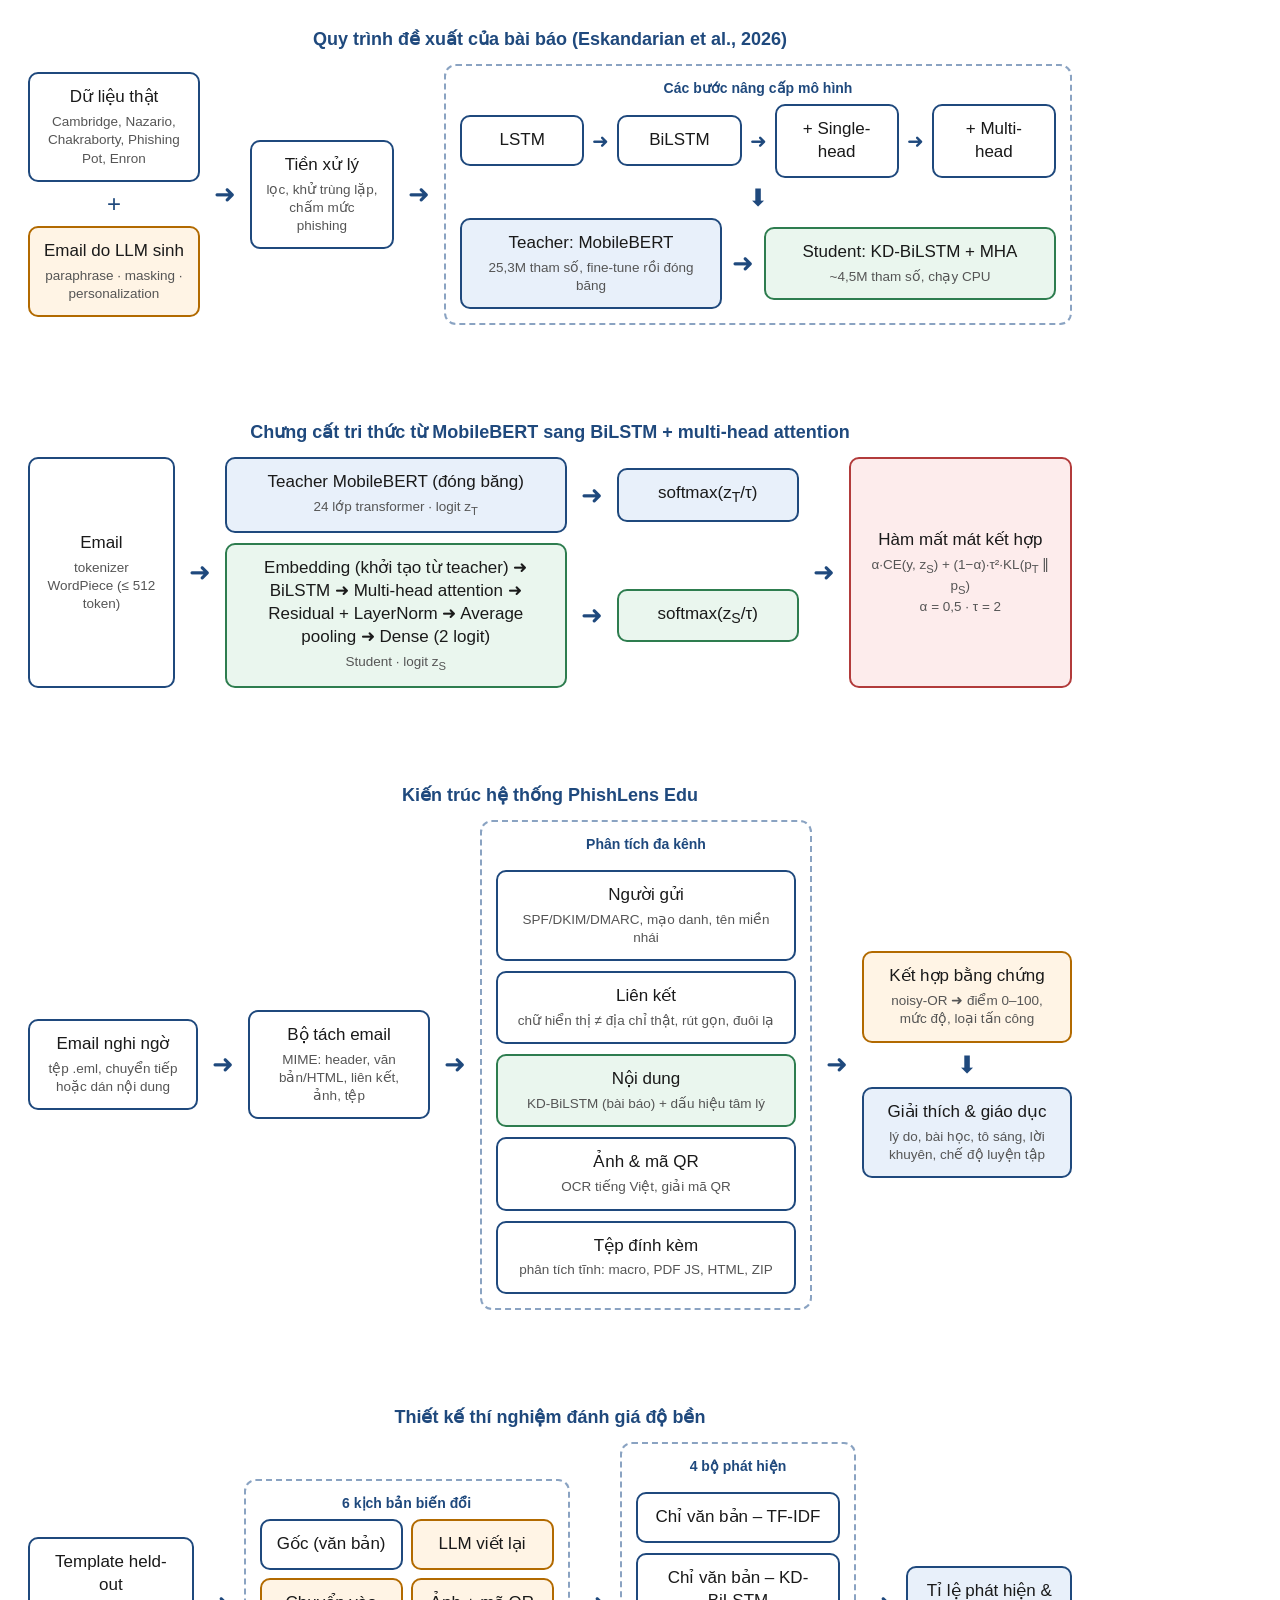
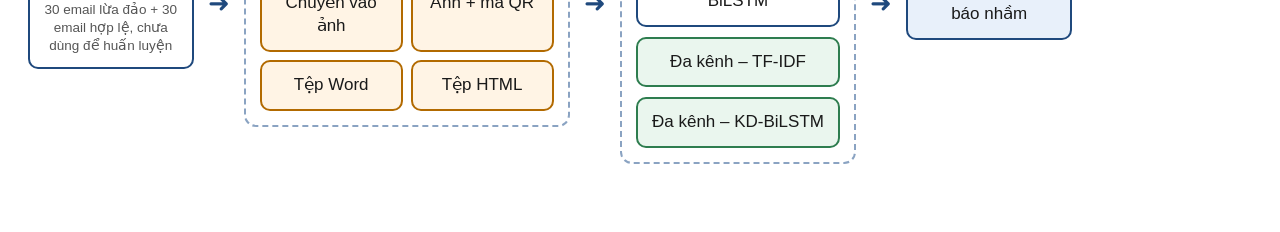
<file: report/diagrams/diagrams.html>
<!doctype html><html lang="vi"><head><meta charset="utf-8"><style>
body{margin:0;font-family:"Noto Sans",Arial,sans-serif;background:#fff;color:#1a1a1a}
.d{width:1100px;padding:28px;box-sizing:border-box;background:#fff;margin-bottom:40px}
.row{display:flex;align-items:center;gap:14px}
.b{border:2px solid #1F497D;border-radius:10px;padding:12px 14px;text-align:center;font-size:17px;background:#fff;line-height:1.35}
.b small{display:block;font-size:13.5px;color:#555;margin-top:4px}
.f{background:#E8F0FA}.g{background:#EAF6EE;border-color:#2E7D4F}.o{background:#FFF4E5;border-color:#B26A00}.r{background:#FDECEC;border-color:#B23B3B}
.a{font-size:26px;color:#1F497D;flex:none}
.col{display:flex;flex-direction:column;gap:10px}
h4{margin:0 0 14px;font-size:18px;color:#1F497D;text-align:center}
.grp{border:2px dashed #8aa3c2;border-radius:12px;padding:14px}
.lbl{font-size:14px;color:#1F497D;font-weight:700;margin-bottom:8px;text-align:center}
.va{font-size:24px;color:#1F497D;text-align:center;line-height:1}
</style></head><body>

<!-- 1: paper pipeline -->
<div class="d" id="d1"><h4>Quy trình đề xuất của bài báo (Eskandarian et al., 2026)</h4>
<div class="row">
 <div class="col" style="width:230px">
  <div class="b">Dữ liệu thật<small>Cambridge, Nazario, Chakraborty, Phishing Pot, Enron</small></div>
  <div class="va">+</div>
  <div class="b o">Email do LLM sinh<small>paraphrase · masking · personalization</small></div>
 </div>
 <div class="a">➜</div>
 <div class="b" style="width:150px">Tiền xử lý<small>lọc, khử trùng lặp, chấm mức phishing</small></div>
 <div class="a">➜</div>
 <div class="grp" style="flex:1"><div class="lbl">Các bước nâng cấp mô hình</div>
  <div class="row" style="gap:8px">
   <div class="b" style="flex:1">LSTM</div><div class="a" style="font-size:20px">➜</div>
   <div class="b" style="flex:1">BiLSTM</div><div class="a" style="font-size:20px">➜</div>
   <div class="b" style="flex:1">+ Single-head</div><div class="a" style="font-size:20px">➜</div>
   <div class="b" style="flex:1">+ Multi-head</div>
  </div>
  <div class="va" style="margin:8px 0">⬇</div>
  <div class="row" style="gap:10px;justify-content:center">
   <div class="b f" style="width:230px">Teacher: MobileBERT<small>25,3M tham số, fine-tune rồi đóng băng</small></div>
   <div class="a">➜</div>
   <div class="b g" style="width:260px">Student: KD-BiLSTM + MHA<small>~4,5M tham số, chạy CPU</small></div>
  </div>
 </div>
</div></div>

<!-- 2: KD architecture -->
<div class="d" id="d2"><h4>Chưng cất tri thức từ MobileBERT sang BiLSTM + multi-head attention</h4>
<div class="row" style="align-items:stretch">
 <div class="b" style="width:120px;display:flex;flex-direction:column;justify-content:center">Email<small>tokenizer WordPiece (≤ 512 token)</small></div>
 <div class="a" style="align-self:center">➜</div>
 <div class="col" style="width:600px">
  <div class="row"><div class="b f" style="flex:1">Teacher MobileBERT (đóng băng)<small>24 lớp transformer · logit z<sub>T</sub></small></div>
   <div class="a">➜</div><div class="b f" style="width:150px">softmax(z<sub>T</sub>/τ)</div></div>
  <div class="row"><div class="b g" style="flex:1">Embedding (khởi tạo từ teacher) ➜ BiLSTM ➜ Multi-head attention ➜ Residual + LayerNorm ➜ Average pooling ➜ Dense (2 logit)<small>Student · logit z<sub>S</sub></small></div>
   <div class="a">➜</div><div class="b g" style="width:150px">softmax(z<sub>S</sub>/τ)</div></div>
 </div>
 <div class="a" style="align-self:center">➜</div>
 <div class="b r" style="width:200px;display:flex;flex-direction:column;justify-content:center">Hàm mất mát kết hợp<small>α·CE(y, z<sub>S</sub>) + (1−α)·τ²·KL(p<sub>T</sub> ‖ p<sub>S</sub>)<br>α = 0,5 · τ = 2</small></div>
</div></div>

<!-- 3: PhishLens architecture -->
<div class="d" id="d3"><h4>Kiến trúc hệ thống PhishLens Edu</h4>
<div class="row" style="align-items:center">
 <div class="col" style="width:170px;justify-content:center">
  <div class="b">Email nghi ngờ<small>tệp .eml, chuyển tiếp hoặc dán nội dung</small></div></div>
 <div class="a" style="align-self:center">➜</div>
 <div class="b" style="width:150px;display:flex;flex-direction:column;justify-content:center">Bộ tách email<small>MIME: header, văn bản/HTML, liên kết, ảnh, tệp</small></div>
 <div class="a" style="align-self:center">➜</div>
 <div class="grp col" style="width:300px"><div class="lbl">Phân tích đa kênh</div>
  <div class="b">Người gửi<small>SPF/DKIM/DMARC, mạo danh, tên miền nhái</small></div>
  <div class="b">Liên kết<small>chữ hiển thị ≠ địa chỉ thật, rút gọn, đuôi lạ</small></div>
  <div class="b g">Nội dung<small>KD-BiLSTM (bài báo) + dấu hiệu tâm lý</small></div>
  <div class="b">Ảnh &amp; mã QR<small>OCR tiếng Việt, giải mã QR</small></div>
  <div class="b">Tệp đính kèm<small>phân tích tĩnh: macro, PDF JS, HTML, ZIP</small></div>
 </div>
 <div class="a" style="align-self:center">➜</div>
 <div class="col" style="flex:1;justify-content:center">
  <div class="b o">Kết hợp bằng chứng<small>noisy-OR ➜ điểm 0–100, mức độ, loại tấn công</small></div>
  <div class="va">⬇</div>
  <div class="b f">Giải thích &amp; giáo dục<small>lý do, bài học, tô sáng, lời khuyên, chế độ luyện tập</small></div>
 </div>
</div></div>

<!-- 4: robustness design -->
<div class="d" id="d4"><h4>Thiết kế thí nghiệm đánh giá độ bền</h4>
<div class="row" style="align-items:center">
 <div class="b" style="width:150px">Template held-out<small>30 email lừa đảo + 30 email hợp lệ, chưa dùng để huấn luyện</small></div>
 <div class="a">➜</div>
 <div class="grp" style="width:330px"><div class="lbl">6 kịch bản biến đổi</div>
  <div style="display:grid;grid-template-columns:1fr 1fr;gap:8px">
   <div class="b">Gốc (văn bản)</div><div class="b o">LLM viết lại</div>
   <div class="b o">Chuyển vào ảnh</div><div class="b o">Ảnh + mã QR</div>
   <div class="b o">Tệp Word</div><div class="b o">Tệp HTML</div>
  </div></div>
 <div class="a">➜</div>
 <div class="grp col" style="width:230px"><div class="lbl">4 bộ phát hiện</div>
  <div class="b">Chỉ văn bản – TF-IDF</div><div class="b">Chỉ văn bản – KD-BiLSTM</div>
  <div class="b g">Đa kênh – TF-IDF</div><div class="b g">Đa kênh – KD-BiLSTM</div></div>
 <div class="a">➜</div>
 <div class="b f" style="width:150px">Tỉ lệ phát hiện &amp; báo nhầm</div>
</div></div>
</body></html>
</file>
